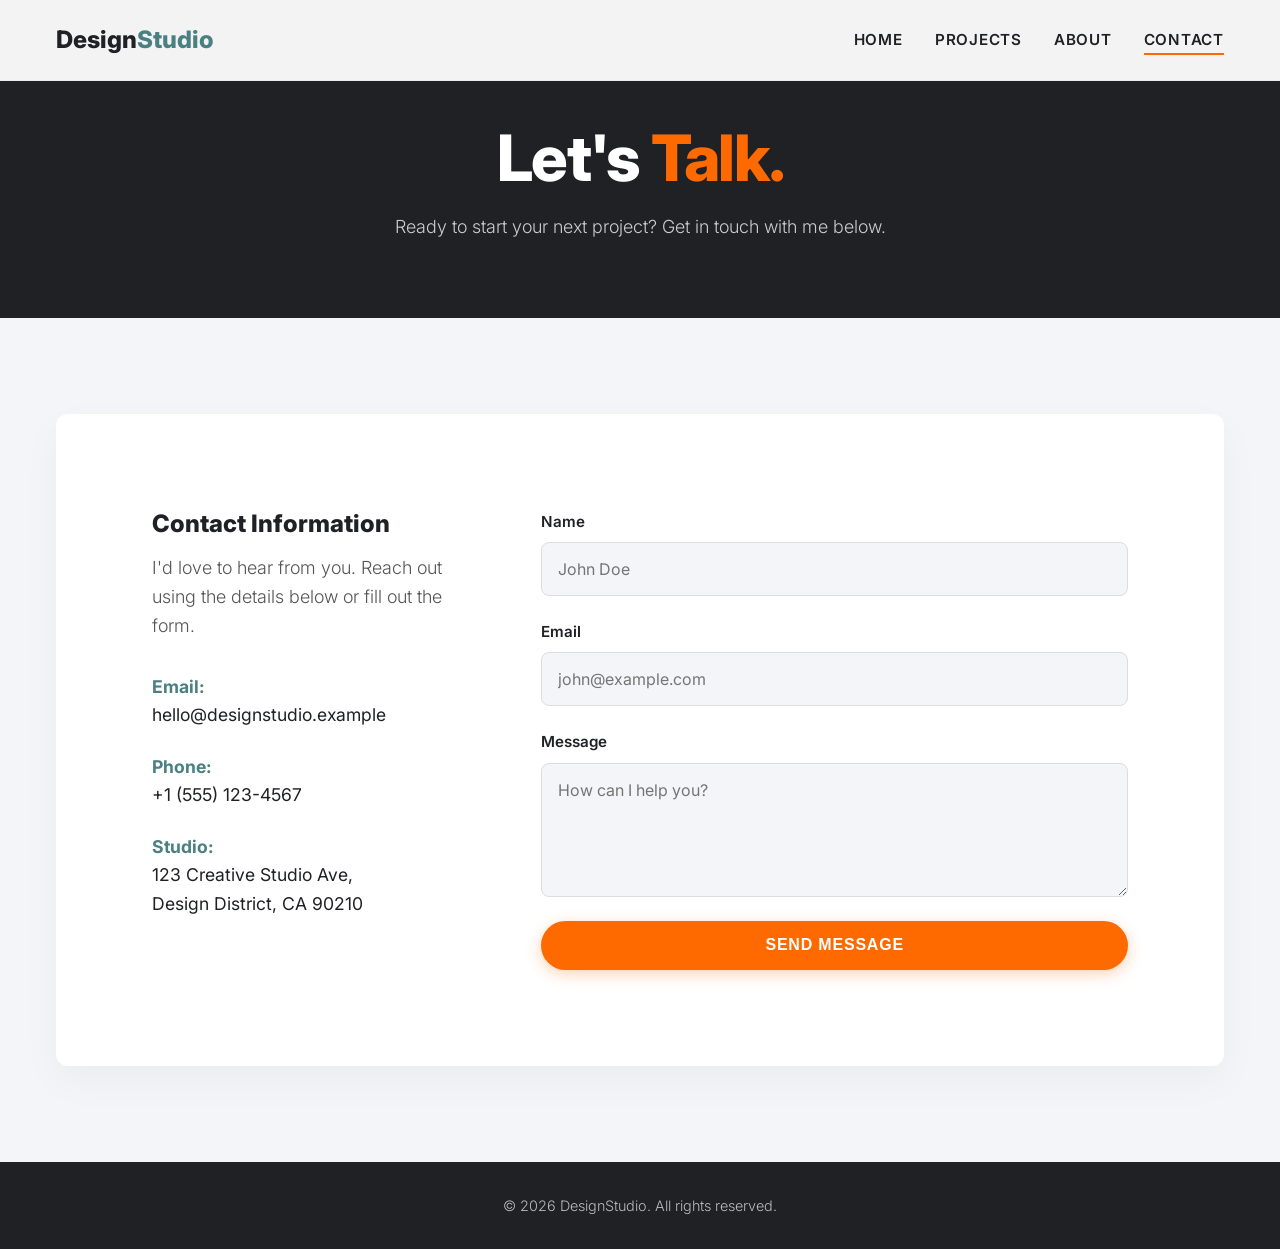
<file: contact.html>
<!DOCTYPE html>
<html lang="en">

<head>
    <meta charset="UTF-8">
    <meta name="viewport" content="width=device-width, initial-scale=1.0">
    <title>Contact - Creative Designer</title>
    <meta name="description" content="Get in touch to start a new project or collaboration.">
    <link rel="stylesheet" href="style.css">
</head>

<body class="bg-light">

    <!-- Header & Navigation -->
    <header>
        <div class="container nav-container">
            <div class="logo">
                <a href="index.html">Design<span>Studio</span></a>
            </div>
            <nav>
                <ul class="nav-links">
                    <li><a href="index.html">Home</a></li>
                    <li><a href="projects.html">Projects</a></li>
                    <li><a href="about.html">About</a></li>
                    <li><a href="contact.html" class="active">Contact</a></li>
                </ul>
                <div class="hamburger">
                    <span class="line1"></span>
                    <span class="line2"></span>
                    <span class="line3"></span>
                </div>
            </nav>
        </div>
    </header>

    <!-- Page Header -->
    <section class="section dark-bg" style="padding-top:120px; padding-bottom:60px;">
        <div class="container text-center">
            <h1>Let's <span class="text-orange">Talk.</span></h1>
            <p>Ready to start your next project? Get in touch with me below.</p>
        </div>
    </section>

    <!-- Contact Section -->
    <section class="section">
        <div class="container">
            <div class="contact-wrapper">

                <!-- Contact Info -->
                <div class="contact-info">
                    <h3>Contact Information</h3>
                    <p>I'd love to hear from you. Reach out using the details below or fill out the form.</p>

                    <ul class="contact-details">
                        <li>
                            <strong class="text-teal">Email:</strong><br>
                            hello@designstudio.example
                        </li>
                        <li>
                            <strong class="text-teal">Phone:</strong><br>
                            +1 (555) 123-4567
                        </li>
                        <li>
                            <strong class="text-teal">Studio:</strong><br>
                            123 Creative Studio Ave,<br>
                            Design District, CA 90210
                        </li>
                    </ul>
                </div>

                <!-- Contact Form -->
                <div class="contact-form-container">
                    <form id="contact-form" class="contact-form" novalidate>
                        <div class="form-group">
                            <label for="name">Name</label>
                            <input type="text" id="name" name="name" placeholder="John Doe">
                        </div>

                        <div class="form-group">
                            <label for="email">Email</label>
                            <input type="email" id="email" name="email" placeholder="john@example.com">
                        </div>

                        <div class="form-group">
                            <label for="message">Message</label>
                            <textarea id="message" name="message" rows="5" placeholder="How can I help you?"></textarea>
                        </div>

                        <button type="submit" class="btn btn-primary w-100">Send Message</button>
                    </form>
                </div>

            </div>
        </div>
    </section>

    <!-- Footer -->
    <footer>
        <div class="container">
            <p>&copy; 2026 DesignStudio. All rights reserved.</p>
        </div>
    </footer>

    <script src="script.js"></script>
</body>

</html>
</file>
<file: style.css>
@import url('https://fonts.googleapis.com/css2?family=Inter:wght@300;400;600;800&display=swap');

/* --- CSS Variables --- */
:root {
    /* Colors */
    --color-dark: #1f2124;
    /* Charcoal Gray Base */
    --color-dark-muted: #2a2c30;
    --color-teal: #4b8082;
    /* Muted Teal */
    --color-teal-light: #52898c;
    --color-orange: #ff6a00;
    /* Electric Orange */
    --color-light: #f4f5f8;
    --color-white: #ffffff;

    /* Typography */
    --font-primary: 'Inter', sans-serif;

    /* Spacing */
    --space-xs: 0.5rem;
    --space-sm: 1rem;
    --space-md: 2rem;
    --space-lg: 4rem;
    --space-xl: 6rem;

    /* Transitions */
    --transition-fast: 0.2s ease;
    --transition-normal: 0.3s ease;
    --transition-slow: 0.5s ease;
}

/* --- Reset & Base --- */
*,
*::before,
*::after {
    box-sizing: border-box;
    margin: 0;
    padding: 0;
}

html {
    font-size: 16px;
    scroll-behavior: smooth;
}

body {
    font-family: var(--font-primary);
    background-color: var(--color-white);
    color: var(--color-dark);
    line-height: 1.6;
    overflow-x: hidden;
}

a {
    text-decoration: none;
    color: inherit;
    transition: color var(--transition-fast);
}

ul {
    list-style: none;
}

img {
    max-width: 100%;
    display: block;
}

.bg-light {
    background-color: var(--color-light);
}

.dark-bg {
    background-color: var(--color-dark);
    color: var(--color-white);
}

/* --- Typography --- */
h1,
h2,
h3,
h4 {
    font-weight: 800;
    line-height: 1.2;
    margin-bottom: var(--space-sm);
}

h1 {
    font-size: clamp(2.5rem, 5vw, 4.5rem);
    letter-spacing: -0.02em;
}

h2 {
    font-size: clamp(2rem, 4vw, 3.5rem);
}

h3 {
    font-size: 1.5rem;
}

p {
    margin-bottom: var(--space-sm);
    color: #555;
    font-size: 1.125rem;
    font-weight: 300;
}

.dark-bg p {
    color: #ccc;
}

.section-title {
    margin-bottom: 0.5rem;
}

.section-subtitle {
    color: var(--color-teal);
    font-weight: 600;
    margin-bottom: var(--space-lg);
    font-size: 1.25rem;
    text-transform: uppercase;
    letter-spacing: 0.1em;
}

/* --- Layout Utilities --- */
.container {
    width: 100%;
    max-width: 1200px;
    margin: 0 auto;
    padding: 0 var(--space-sm);
}

.section {
    padding: var(--space-xl) 0;
}

.text-center {
    text-align: center;
}

.text-orange {
    color: var(--color-orange);
}

/* --- Buttons --- */
.btn {
    display: inline-flex;
    align-items: center;
    justify-content: center;
    padding: 0.85rem 2.25rem;
    font-size: 1rem;
    font-weight: 600;
    border-radius: 50px;
    cursor: pointer;
    border: 2px solid transparent;
    transition: all var(--transition-normal);
    text-transform: uppercase;
    letter-spacing: 0.05em;
}

.btn-primary {
    background-color: var(--color-orange);
    color: var(--color-white);
    box-shadow: 0 4px 15px rgba(255, 106, 0, 0.3);
}

.btn-primary:hover {
    background-color: #e65f00;
    transform: translateY(-2px);
    box-shadow: 0 6px 20px rgba(255, 106, 0, 0.4);
}

.btn-outline {
    background-color: transparent;
    color: var(--color-dark);
    border-color: var(--color-dark);
}

.btn-outline:hover {
    background-color: var(--color-dark);
    color: var(--color-white);
}

/* --- Navigation --- */
header {
    position: fixed;
    top: 0;
    left: 0;
    width: 100%;
    background-color: rgba(255, 255, 255, 0.95);
    backdrop-filter: blur(10px);
    z-index: 1000;
    border-bottom: 1px solid #eaeaea;
    transition: all var(--transition-normal);
}

.nav-container {
    display: flex;
    justify-content: space-between;
    align-items: center;
    height: 80px;
}

.logo a {
    font-size: 1.5rem;
    font-weight: 800;
    color: var(--color-dark);
}

.logo span {
    color: var(--color-teal);
}

.nav-links {
    display: flex;
    gap: var(--space-md);
}

.nav-links a {
    font-weight: 600;
    font-size: 0.95rem;
    color: var(--color-dark);
    text-transform: uppercase;
    letter-spacing: 0.05em;
    position: relative;
}

.nav-links a::after {
    content: '';
    position: absolute;
    width: 0;
    height: 2px;
    bottom: -6px;
    left: 0;
    background-color: var(--color-orange);
    transition: width var(--transition-normal);
}

.nav-links a:hover::after,
.nav-links a.active::after {
    width: 100%;
}

.hamburger {
    display: none;
    cursor: pointer;
    flex-direction: column;
    gap: 6px;
    z-index: 1001;
}

.hamburger span {
    display: block;
    width: 30px;
    height: 3px;
    background-color: var(--color-dark);
    transition: all var(--transition-normal);
}

/* --- Hero Section --- */
.hero {
    min-height: 100vh;
    display: flex;
    align-items: center;
    position: relative;
    overflow: hidden;
    padding-top: 80px;
    /* Offset for header */
}

.hero-content {
    display: grid;
    grid-template-columns: 1fr 1fr;
    gap: var(--space-lg);
    align-items: center;
}

.hero-text h1 {
    margin-bottom: var(--space-sm);
    animation: fadeUp 0.8s ease forwards;
}

.hero-text p {
    margin-bottom: var(--space-md);
    font-size: 1.25rem;
    max-width: 500px;
    animation: fadeUp 0.8s ease 0.2s forwards;
    opacity: 0;
}

.hero-actions {
    display: flex;
    gap: var(--space-sm);
    animation: fadeUp 0.8s ease 0.4s forwards;
    opacity: 0;
}

.hero-image {
    position: relative;
    display: flex;
    justify-content: center;
    align-items: center;
    animation: fadeIn 1.2s ease 0.6s forwards;
    opacity: 0;
}

.abstract-shape {
    width: 400px;
    height: 400px;
    border-radius: 40% 60% 70% 30% / 40% 50% 60% 50%;
    background: linear-gradient(45deg, var(--color-teal), var(--color-dark-muted));
    animation: morph 8s ease-in-out infinite;
    box-shadow: inset 20px 20px 50px rgba(0, 0, 0, 0.5),
        0 20px 50px rgba(0, 0, 0, 0.3);
}

/* --- Services Section --- */
.services-grid {
    display: grid;
    grid-template-columns: repeat(auto-fit, minmax(300px, 1fr));
    gap: var(--space-md);
    margin-top: var(--space-lg);
}

.service-card {
    background-color: var(--color-white);
    padding: var(--space-lg) var(--space-md);
    border-radius: 12px;
    box-shadow: 0 10px 40px rgba(0, 0, 0, 0.03);
    transition: transform var(--transition-normal), box-shadow var(--transition-normal);
    border-bottom: 4px solid transparent;
}

.service-card:hover {
    transform: translateY(-10px);
    box-shadow: 0 20px 50px rgba(0, 0, 0, 0.08);
    border-bottom-color: var(--color-orange);
}

.service-icon {
    font-size: 3rem;
    color: var(--color-teal);
    margin-bottom: var(--space-sm);
}

/* --- Projects Section --- */
.section-header {
    display: flex;
    justify-content: space-between;
    align-items: flex-end;
    margin-bottom: var(--space-md);
    flex-wrap: wrap;
    gap: var(--space-sm);
}

.view-all-link {
    font-weight: 600;
    text-transform: uppercase;
    color: var(--color-teal);
    display: inline-flex;
    align-items: center;
    gap: 5px;
}

.view-all-link:hover {
    color: var(--color-orange);
}

.projects-grid {
    display: grid;
    grid-template-columns: repeat(auto-fit, minmax(350px, 1fr));
    gap: var(--space-md);
}

.project-item {
    position: relative;
    border-radius: 12px;
    overflow: hidden;
    box-shadow: 0 10px 30px rgba(0, 0, 0, 0.05);
    background: var(--color-white);
    transition: all var(--transition-normal);
}

.project-img-wrapper {
    position: relative;
    overflow: hidden;
    aspect-ratio: 4/3;
}

.project-img {
    width: 100%;
    height: 100%;
    object-fit: cover;
    transition: transform 0.6s ease;
}

.project-overlay {
    position: absolute;
    top: 0;
    left: 0;
    width: 100%;
    height: 100%;
    background-color: rgba(31, 33, 36, 0.85);
    /* Dark charcoal overlay */
    display: flex;
    justify-content: center;
    align-items: center;
    opacity: 0;
    transition: opacity var(--transition-normal);
}

.overlay-link {
    background-color: var(--color-orange);
    color: var(--color-white);
    padding: 0.75rem 1.5rem;
    border-radius: 50px;
    font-weight: 600;
    text-transform: uppercase;
    letter-spacing: 0.05em;
    transform: translateY(20px);
    transition: all var(--transition-normal);
}

.overlay-link:hover {
    background-color: #e65f00;
}

.project-item:hover .project-img {
    transform: scale(1.08);
}

.project-item:hover .project-overlay {
    opacity: 1;
}

.project-item:hover .overlay-link {
    transform: translateY(0);
}

.project-info {
    padding: 1.5rem;
}

.project-info h3 {
    margin-bottom: 0.25rem;
    font-size: 1.25rem;
}

.project-category {
    color: var(--color-teal);
    font-size: 0.9rem;
    text-transform: uppercase;
    letter-spacing: 0.05em;
    font-weight: 600;
    margin: 0;
}

/* --- Footer --- */
footer {
    background-color: var(--color-dark);
    color: var(--color-white);
    padding: var(--space-md) 0;
    text-align: center;
}

footer p {
    color: #bbb;
    margin: 0;
    font-size: 0.9rem;
}

/* --- Animations --- */
@keyframes fadeUp {
    from {
        opacity: 0;
        transform: translateY(30px);
    }

    to {
        opacity: 1;
        transform: translateY(0);
    }
}

@keyframes fadeIn {
    from {
        opacity: 0;
    }

    to {
        opacity: 1;
    }
}

@keyframes morph {
    0% {
        border-radius: 40% 60% 70% 30% / 40% 50% 60% 50%;
    }

    34% {
        border-radius: 70% 30% 50% 50% / 30% 30% 70% 70%;
    }

    67% {
        border-radius: 100% 60% 60% 100% / 100% 100% 60% 60%;
    }

    100% {
        border-radius: 40% 60% 70% 30% / 40% 50% 60% 50%;
    }
}

/* --- Filter Buttons --- */
.portfolio-filters {
    display: flex;
    justify-content: center;
    gap: var(--space-sm);
    margin-bottom: var(--space-xl);
    flex-wrap: wrap;
}

.filter-btn {
    padding: 0.6rem 1.75rem;
    border: 2px solid var(--color-dark);
    background: transparent;
    color: var(--color-dark);
    border-radius: 50px;
    cursor: pointer;
    font-weight: 600;
    transition: all var(--transition-normal);
    text-transform: uppercase;
    letter-spacing: 0.05em;
    font-size: 0.85rem;
}

.filter-btn:hover,
.filter-btn.active {
    background: var(--color-dark);
    color: var(--color-white);
    box-shadow: 0 4px 15px rgba(0, 0, 0, 0.2);
}

/* --- About Page --- */
.pt-120 {
    padding-top: 120px;
}

.mt-lg {
    margin-top: var(--space-md);
    margin-bottom: 0.5rem;
}

.about-split {
    display: grid;
    grid-template-columns: 2fr 3fr;
    gap: var(--space-xl);
    align-items: center;
}

.about-image img {
    border-radius: 12px;
    box-shadow: 0 20px 40px rgba(0, 0, 0, 0.1);
    width: 100%;
    object-fit: cover;
    aspect-ratio: 3/4;
}

.about-title {
    margin-bottom: 0.2rem;
}

.about-subtitle {
    color: var(--color-teal);
    font-size: 1.2rem;
    font-weight: 600;
    margin-bottom: var(--space-md);
    text-transform: uppercase;
    letter-spacing: 0.05em;
}

.about-bio {
    font-size: 1.25rem;
    color: #444;
    margin-bottom: var(--space-md);
}

/* --- Skills Bar --- */
.skills-container {
    margin-top: var(--space-md);
}

.skill {
    margin-bottom: 1.5rem;
}

.skill-info {
    display: flex;
    justify-content: space-between;
    margin-bottom: 0.4rem;
    font-weight: 600;
    font-size: 0.95rem;
    color: var(--color-dark);
}

.skill-bar {
    width: 100%;
    height: 8px;
    background-color: #e0e2e5;
    border-radius: 50px;
    overflow: hidden;
}

.skill-progress {
    height: 100%;
    background-color: var(--color-orange);
    border-radius: 50px;
    /* Simple transition for initial load effect if requested, or just static */
    transition: width 1s ease-out;
}

/* --- Contact Page --- */
.text-teal {
    color: var(--color-teal);
}

.contact-wrapper {
    display: grid;
    grid-template-columns: 1fr 2fr;
    gap: var(--space-xl);
    background: var(--color-white);
    padding: var(--space-xl);
    border-radius: 12px;
    box-shadow: 0 15px 40px rgba(0, 0, 0, 0.04);
}

.contact-info h3 {
    margin-bottom: var(--space-sm);
}

.contact-details {
    margin-top: var(--space-md);
    display: flex;
    flex-direction: column;
    gap: 1.5rem;
}

.contact-details li {
    font-size: 1.1rem;
}

.contact-form {
    display: flex;
    flex-direction: column;
    gap: 1.5rem;
}

.form-group {
    display: flex;
    flex-direction: column;
    gap: 0.5rem;
}

.form-group label {
    font-weight: 600;
    font-size: 0.95rem;
}

.form-group input,
.form-group textarea {
    width: 100%;
    padding: 1rem;
    border: 1px solid #ddd;
    border-radius: 8px;
    font-family: var(--font-primary);
    font-size: 1rem;
    transition: border-color var(--transition-fast), box-shadow var(--transition-fast);
    background-color: var(--color-light);
}

.form-group input:focus,
.form-group textarea:focus {
    outline: none;
    border-color: var(--color-teal);
    box-shadow: 0 0 0 4px rgba(75, 128, 130, 0.1);
    background-color: var(--color-white);
}

.w-100 {
    width: 100%;
}

.form-message {
    padding: 1rem;
    border-radius: 8px;
    margin-bottom: 1.5rem;
    font-weight: 600;
}

.form-message.success {
    background-color: #d4edda;
    color: #155724;
    border: 1px solid #c3e6cb;
}

.form-message.error {
    background-color: #f8d7da;
    color: #721c24;
    border: 1px solid #f5c6cb;
}

/* --- Mobile Queries --- */
@media (max-width: 992px) {
    .hero-content {
        grid-template-columns: 1fr;
        text-align: center;
    }

    .hero-actions {
        justify-content: center;
    }

    .hero-text p {
        margin: 0 auto var(--space-md) auto;
    }

    .abstract-shape {
        width: 300px;
        height: 300px;
        margin-top: var(--space-md);
    }
}

@media (max-width: 768px) {
    .hamburger {
        display: flex;
    }

    .nav-links {
        position: fixed;
        top: 0;
        right: -100%;
        height: 100vh;
        width: 280px;
        background-color: rgba(255, 255, 255, 0.98);
        backdrop-filter: blur(15px);
        flex-direction: column;
        justify-content: center;
        align-items: center;
        box-shadow: -5px 0 15px rgba(0, 0, 0, 0.1);
        transition: right var(--transition-normal);
    }

    .nav-links.nav-active {
        right: 0;
    }

    /* Hamburger Animation */
    .hamburger.toggle .line1 {
        transform: rotate(-45deg) translate(-5px, 6px);
    }

    .hamburger.toggle .line2 {
        opacity: 0;
    }

    .hamburger.toggle .line3 {
        transform: rotate(45deg) translate(-5px, -6px);
    }

    .projects-grid {
        grid-template-columns: 1fr;
    }

    .about-split {
        grid-template-columns: 1fr;
        gap: var(--space-md);
    }

    .contact-wrapper {
        grid-template-columns: 1fr;
        padding: var(--space-md);
    }
}
</file>
